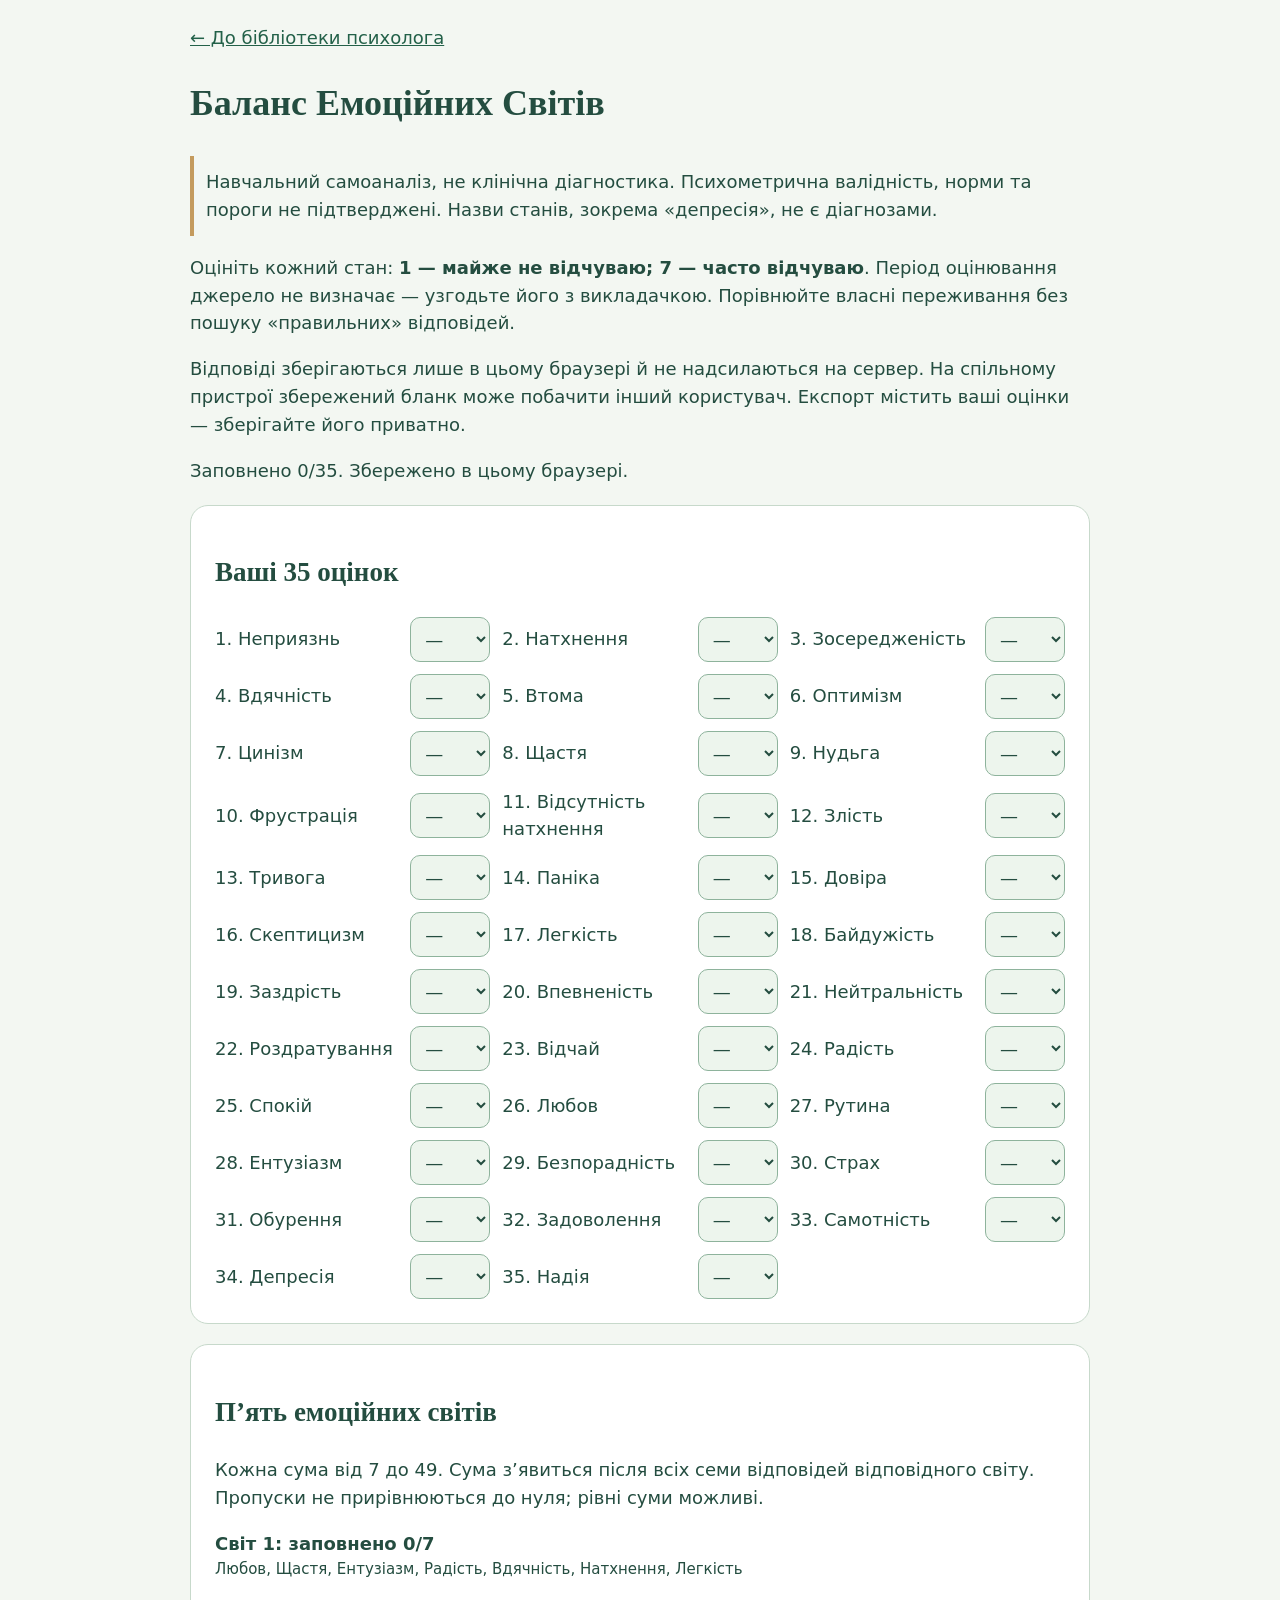
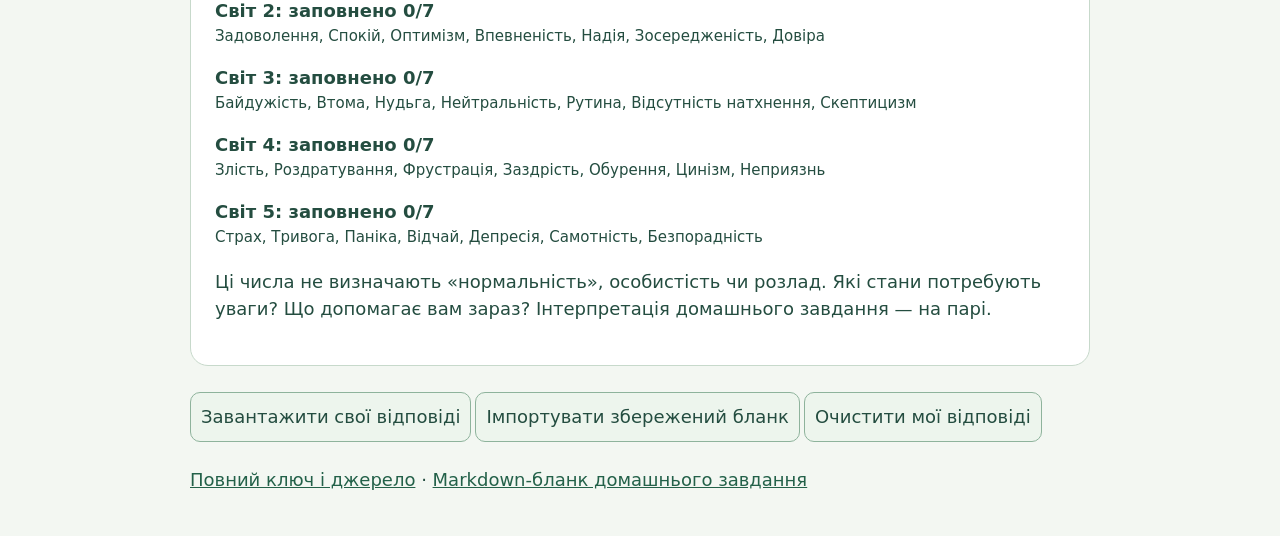
<file: study/methods/balance_emotional_worlds/index.html>
<!doctype html><html lang="uk"><meta charset="utf-8"><meta name="viewport" content="width=device-width,initial-scale=1"><title>Баланс Емоційних Світів — самоаналіз</title>
<style>body{margin:0;background:#f3f7f2;color:#244d40;font:18px/1.55 system-ui}main{max-width:900px;margin:auto;padding:24px}h1,h2{font-family:Georgia,serif}a{color:#236149}section{background:white;border:1px solid #c7d9cb;border-radius:18px;padding:24px;margin:20px 0}.states{display:grid;grid-template-columns:repeat(auto-fit,minmax(240px,1fr));gap:12px}label{display:flex;justify-content:space-between;align-items:center;gap:12px}select,button{font:inherit;padding:10px;border:1px solid #8eb39c;border-radius:10px;background:#edf5ed;color:#244d40}select{min-width:80px}button{cursor:pointer;margin:6px 4px 6px 0}meter{display:block;width:100%;height:28px}.notice{border-left:4px solid #c49b5e;padding:12px}.result{margin:16px 0}small{display:block}button:focus-visible,select:focus-visible,a:focus-visible{outline:3px solid #246e8c;outline-offset:3px}@media(max-width:500px){main{padding:12px}section{padding:16px}h1{font-size:28px}}@media print{button,select,#form{display:none}}</style>
<main><a href="../../../index.html#note=balance-emotional-worlds">← До бібліотеки психолога</a><h1>Баланс Емоційних Світів</h1><p class="notice">Навчальний самоаналіз, не клінічна діагностика. Психометрична валідність, норми та пороги не підтверджені. Назви станів, зокрема «депресія», не є діагнозами.</p>
<p>Оцініть кожний стан: <strong>1 — майже не відчуваю; 7 — часто відчуваю</strong>. Період оцінювання джерело не визначає — узгодьте його з викладачкою. Порівнюйте власні переживання без пошуку «правильних» відповідей.</p>
<p>Відповіді зберігаються лише в цьому браузері й не надсилаються на сервер. На спільному пристрої збережений бланк може побачити інший користувач. Експорт містить ваші оцінки — зберігайте його приватно.</p>
<p id="status" role="status">Завантаження бланка…</p><noscript>Для підрахунку увімкніть JavaScript або скористайтеся Markdown-бланком нижче.</noscript>
<section id="form"><h2>Ваші 35 оцінок</h2><div class="states" id="states"></div></section>
<section><h2>П’ять емоційних світів</h2><p>Кожна сума від 7 до 49. Сума з’явиться після всіх семи відповідей відповідного світу. Пропуски не прирівнюються до нуля; рівні суми можливі.</p><div id="results"></div><p>Ці числа не визначають «нормальність», особистість чи розлад. Які стани потребують уваги? Що допомагає вам зараз? Інтерпретація домашнього завдання — на парі.</p></section>
<button id="export" disabled>Завантажити свої відповіді</button><button id="import">Імпортувати збережений бланк</button><input id="file" type="file" accept="application/json,.json" hidden><button id="clear">Очистити мої відповіді</button>
<p><a href="README.md">Повний ключ і джерело</a> · <a href="../../homework/Домашнє завдання — Баланс Емоційних Світів.md">Markdown-бланк домашнього завдання</a></p></main><script src="scoring.js"></script><script src="interactive.js"></script></html>
</file>
